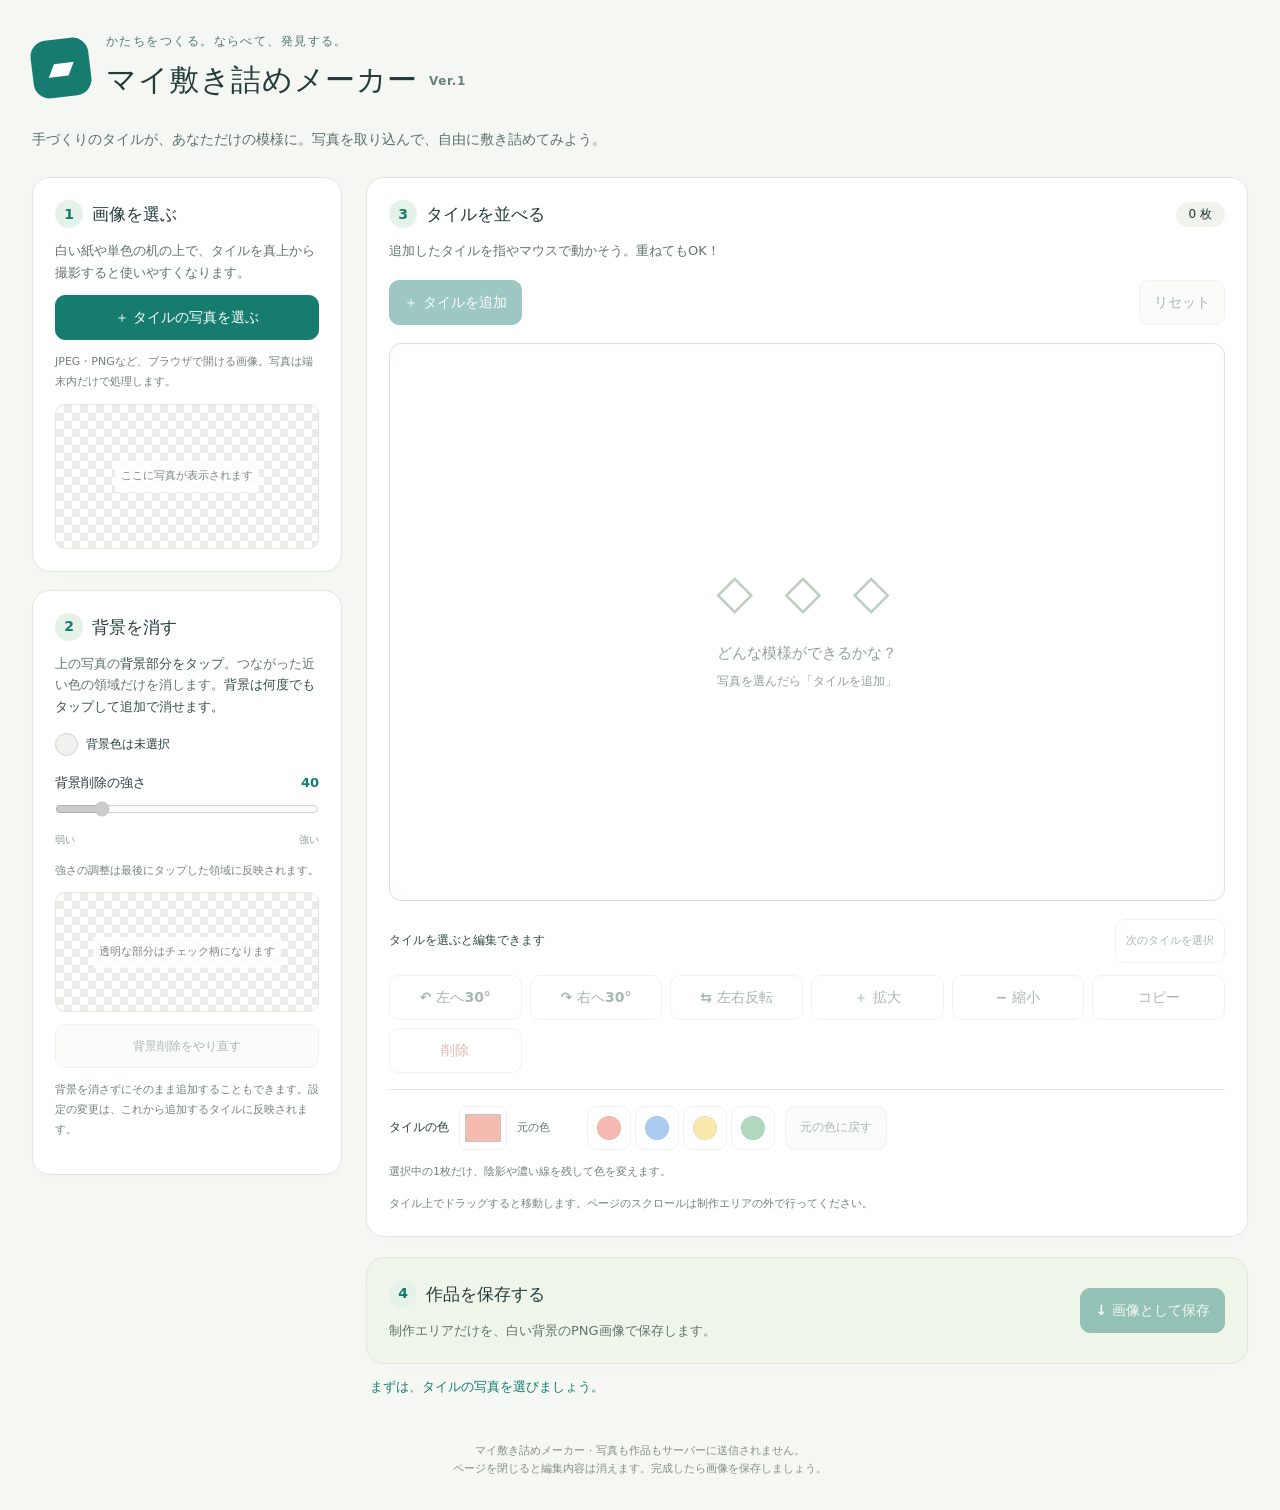
<file: index.html>
<!doctype html>
<html lang="ja">
<head><meta charset="utf-8"><meta name="viewport" content="width=device-width, initial-scale=1"><meta name="theme-color" content="#177c70"><title>マイ敷き詰めメーカー</title><link rel="stylesheet" href="style.css"><script src="app.js" defer></script></head>
<body>
<header><div class="brand-icon" aria-hidden="true">▰</div><div><p class="eyebrow">かたちをつくる。ならべて、発見する。</p><h1>マイ敷き詰めメーカー <span>Ver.1</span></h1></div></header>
<main>
<p class="intro">手づくりのタイルが、あなただけの模様に。写真を取り込んで、自由に敷き詰めてみよう。</p>
<div class="layout"><aside>
<section><h2><b>1</b> 画像を選ぶ</h2><p>白い紙や単色の机の上で、タイルを真上から撮影すると使いやすくなります。</p><label class="file-button" for="upload">＋ タイルの写真を選ぶ</label><input id="upload" type="file" accept="image/*"><p class="small">JPEG・PNGなど、ブラウザで開ける画像。写真は端末内だけで処理します。</p><div id="source-wrap" class="preview checker"><canvas id="source" aria-label="背景削除用の画像。残った背景をタップしてください"></canvas><span id="empty-source">ここに写真が表示されます</span></div></section>
<section><h2><b>2</b> 背景を消す</h2><p>上の写真の<strong>背景部分をタップ</strong>。つながった近い色の領域だけを消します。<strong>背景は何度でもタップして追加で消せます。</strong></p><div class="color-row"><span id="swatch"></span><span id="color-label">背景色は未選択</span></div><label class="range-label" for="threshold">背景削除の強さ <output id="threshold-value">40</output></label><input id="threshold" type="range" min="0" max="255" value="40" disabled><div class="range-ends"><span>弱い</span><span>強い</span></div><p class="small">強さの調整は最後にタップした領域に反映されます。</p><div class="preview checker result"><canvas id="processed" aria-label="背景削除後のタイル"></canvas><span id="empty-result">透明な部分はチェック柄になります</span></div><button id="restore" class="subtle" disabled>背景削除をやり直す</button><p class="small">背景を消さずにそのまま追加することもできます。設定の変更は、これから追加するタイルに反映されます。</p></section>
</aside><div class="workspace">
<section class="board-section"><div class="section-heading"><h2><b>3</b> タイルを並べる</h2><span id="count" class="badge">0 枚</span></div><p>追加したタイルを指やマウスで動かそう。重ねてもOK！</p><div class="top-actions"><button id="add" class="primary" disabled>＋ タイルを追加</button><button id="reset" class="subtle" disabled>リセット</button></div><div class="board-wrap"><canvas id="board" width="1200" height="800" tabindex="0" aria-label="敷き詰め制作エリア。タイルをタップして選択し、ドラッグで移動。選択後は矢印キーでも移動できます。"></canvas><div id="board-empty"><div aria-hidden="true">◇ ◇ ◇</div>どんな模様ができるかな？<small>写真を選んだら「タイルを追加」</small></div></div>
<div class="selection-bar"><strong id="selection-label">タイルを選ぶと編集できます</strong><button id="next" disabled>次のタイルを選択</button></div><div class="edit-buttons" role="group" aria-label="選択したタイルの操作"><button id="left" disabled>↶ 左へ30°</button><button id="right" disabled>↷ 右へ30°</button><button id="flip" disabled>⇆ 左右反転</button><button id="grow" disabled>＋ 拡大</button><button id="shrink" disabled>− 縮小</button><button id="copy" disabled>コピー</button><button id="delete" class="danger" disabled>削除</button></div><div class="tile-colors" role="group" aria-label="選択したタイルの色">
<label for="tile-color">タイルの色</label><input id="tile-color" type="color" value="#e85d45" disabled aria-describedby="color-help"><span id="tile-color-state">元の色</span>
<div class="color-presets"><button data-tile-color="#e85d45" style="--preset:#e85d45" aria-label="赤" aria-pressed="false" disabled></button><button data-tile-color="#3889dc" style="--preset:#3889dc" aria-label="青" aria-pressed="false" disabled></button><button data-tile-color="#f2cc42" style="--preset:#f2cc42" aria-label="黄" aria-pressed="false" disabled></button><button data-tile-color="#49a66b" style="--preset:#49a66b" aria-label="緑" aria-pressed="false" disabled></button></div>
<button id="color-reset" class="subtle" disabled>元の色に戻す</button></div><p id="color-help" class="small">選択中の1枚だけ、陰影や濃い線を残して色を変えます。</p><p class="small board-help">タイル上でドラッグすると移動します。ページのスクロールは制作エリアの外で行ってください。</p></section>
<section class="save-section"><div><h2><b>4</b> 作品を保存する</h2><p>制作エリアだけを、白い背景のPNG画像で保存します。</p></div><button id="save" class="primary" disabled>↓ 画像として保存</button></section><p id="status" role="status" aria-live="polite">まずは、タイルの写真を選びましょう。</p><div id="download-fallback" hidden><p>保存されない場合は、下のリンクを開いて画像を長押しして保存してください。</p><a id="download-link" target="_blank" rel="noopener">保存用の画像を開く</a></div>
</div></div>
<footer>マイ敷き詰めメーカー · 写真も作品もサーバーに送信されません。<br>ページを閉じると編集内容は消えます。完成したら画像を保存しましょう。</footer>
</main></body></html>
</file>
<file: style.css>
:root{font-family:system-ui,-apple-system,"Hiragino Kaku Gothic ProN","Noto Sans JP",sans-serif;color:#243b3c;background:#f5f7f3;font-synthesis:none;line-height:1.65}*{box-sizing:border-box}body{margin:0}header{display:flex;align-items:center;gap:16px;max-width:1440px;margin:auto;padding:32px 32px 12px}.brand-icon{background:#177c70;color:white;font-size:35px;border-radius:16px;width:58px;height:58px;text-align:center;transform:rotate(-7deg)}h1{font-size:clamp(20px,3vw,30px);margin:0;letter-spacing:.02em}h1 span{font-size:12px;color:#66817a;vertical-align:middle;white-space:nowrap}.eyebrow{font-size:12px;color:#52786d;margin:0 0 3px;letter-spacing:.12em}main{max-width:1440px;margin:auto;padding:0 32px}.intro{margin:12px 0 26px;color:#59706b;font-size:14px}.layout{display:grid;grid-template-columns:310px minmax(0,1fr);gap:24px}section{background:white;border:1px solid #e0e7e1;border-radius:18px;padding:22px;box-shadow:0 3px 12px #20382c03}aside{display:flex;flex-direction:column;gap:18px}h2{font-size:17px;margin:0;display:flex;align-items:center;gap:9px}h2 b{display:inline-grid;place-items:center;border-radius:50%;background:#e4f2e9;color:#177c70;width:28px;height:28px;font-size:14px}p{font-size:13px;color:#61736f;margin:12px 0}strong{color:#334e46}button,.file-button{font:inherit;font-size:14px;font-weight:650;min-height:44px;padding:10px 14px;border:1px solid #d8e2dd;border-radius:10px;background:white;color:#30574f;cursor:pointer;text-align:center;display:inline-flex;justify-content:center;align-items:center;gap:7px;touch-action:manipulation}button:hover:not(:disabled),.file-button:hover{background:#edf5ef;border-color:#86b4a7}button:focus-visible,a:focus-visible,.file-button:focus-visible,input:focus-visible,canvas:focus-visible{outline:3px solid #e8a93e;outline-offset:3px}button:disabled{opacity:.42;cursor:not-allowed}.primary,.file-button{background:#177c70;color:white;border-color:#177c70}.primary:hover:not(:disabled),.file-button:hover{background:#106357;color:white}.file-button{width:100%}#upload{display:block;width:100%;font-size:12px;margin-top:10px}#upload::file-selector-button{display:none}.small{font-size:11px;line-height:1.8;color:#73817b}.preview{position:relative;min-height:145px;display:grid;place-items:center;border:1px solid #e2e6df;border-radius:10px;overflow:hidden}.checker{background-color:#fff;background-image:conic-gradient(#e9ece7 25%,transparent 0 50%,#e9ece7 0 75%,transparent 0);background-size:16px 16px}.preview canvas{max-width:100%;max-height:240px;width:auto;height:auto;display:none}.preview span{font-size:11px;background:#ffffffd9;padding:6px;color:#7c887e}.preview canvas.ready{display:block}#source{cursor:crosshair;touch-action:manipulation}.result{min-height:120px;margin:12px 0}.result canvas{max-height:175px}.color-row{display:flex;align-items:center;gap:8px;font-size:12px;margin:16px 0}#swatch{width:23px;height:23px;border:1px solid #ccd7d0;border-radius:50%;background:#f1f2ef}.range-label{display:flex;justify-content:space-between;font-size:13px}output{font-weight:700;color:#177c70}input[type=range]{width:100%;accent-color:#177c70;min-height:30px;margin:0}.range-ends{display:flex;justify-content:space-between;font-size:10px;color:#89968e}.subtle{background:#f7f9f5}#restore{width:100%;font-size:12px}.section-heading{display:flex;justify-content:space-between;align-items:center}.badge{font-size:12px;background:#f0f3ec;border-radius:20px;padding:3px 13px}.top-actions{display:flex;justify-content:space-between;gap:12px;margin:18px 0}.board-wrap{position:relative;border:1px solid #d8e1da;border-radius:12px;overflow:hidden;background:white;box-shadow:inset 0 0 20px #20382c04}#board{width:100%;height:auto;aspect-ratio:3/2;display:block;touch-action:none;cursor:default}#board-empty{position:absolute;inset:0;display:flex;flex-direction:column;justify-content:center;align-items:center;pointer-events:none;color:#91a198;font-size:15px}#board-empty div{font-size:48px;letter-spacing:8px;color:#bbcec1;margin-bottom:10px}#board-empty small{font-size:12px;margin-top:6px}#board-empty[hidden]{display:none}.selection-bar{display:flex;align-items:center;justify-content:space-between;gap:10px;margin:18px 0 12px}.selection-bar strong{font-size:12px}#next{font-size:11px;padding:6px 10px}.edit-buttons{display:grid;grid-template-columns:repeat(3,1fr);gap:8px}.danger{color:#ad5445}.board-help{margin-bottom:0}.save-section{display:flex;justify-content:space-between;align-items:center;gap:16px;margin-top:20px;background:#eff5e9}.save-section p{margin-bottom:0}.save-section button{white-space:nowrap}#status{padding:0 4px;color:#177c70;font-size:13px}#download-fallback{padding:15px;background:#fff4d9;border-radius:10px}a{color:#177c70}footer{text-align:center;padding:32px 10px;font-size:11px;color:#829087}@media(min-width:1200px){.edit-buttons{grid-template-columns:repeat(6,1fr)}}@media(max-width:850px){.layout{grid-template-columns:250px minmax(0,1fr);gap:16px}main{padding:0 20px}header{padding:24px 20px 10px}section{padding:16px}.save-section{align-items:stretch;flex-direction:column}.edit-buttons{grid-template-columns:repeat(2,1fr)}}@media(max-width:640px){.layout{display:block}aside{gap:14px;margin-bottom:18px}.workspace{width:100%}main{padding:0 14px}header{padding:22px 14px 8px;gap:12px}.brand-icon{width:45px;height:45px;font-size:28px}.eyebrow{font-size:10px}.intro{font-size:12px;margin-bottom:18px}.preview{min-height:120px}.preview canvas{max-height:230px}.edit-buttons{grid-template-columns:repeat(3,1fr)}button{font-size:12px;padding:9px}.selection-bar{flex-wrap:wrap}.board-section{padding:14px}#board-empty{font-size:13px}#board-empty div{font-size:30px}#board-empty small{font-size:10px}}
/* Keep the native file control keyboard-accessible without a stale filename label. */
#upload{position:absolute;width:1px;height:1px;padding:0;margin:-1px;overflow:hidden;clip-path:inset(50%);white-space:nowrap;border:0}
.file-button:has(+ input:focus-visible){outline:3px solid #e8a93e;outline-offset:3px}

.tile-colors{display:flex;align-items:center;flex-wrap:wrap;gap:10px;margin-top:16px;padding-top:16px;border-top:1px solid #e0e7e1;font-size:12px}
#tile-color{width:48px;height:44px;padding:3px;border:1px solid #d8e2dd;border-radius:8px;background:white;cursor:pointer}
#tile-color:disabled{opacity:.42;cursor:not-allowed}
#tile-color-state{min-width:60px;color:#61736f;font-size:11px}
.color-presets{display:flex;gap:4px}
.color-presets button{width:44px;padding:0;background:transparent}
.color-presets button::after{content:"";width:22px;height:22px;border-radius:50%;background:var(--preset);border:1px solid #0002}
.color-presets button[aria-pressed=true]{outline:2px solid #177c70;outline-offset:-2px}
#color-reset{font-size:12px}
</file>
